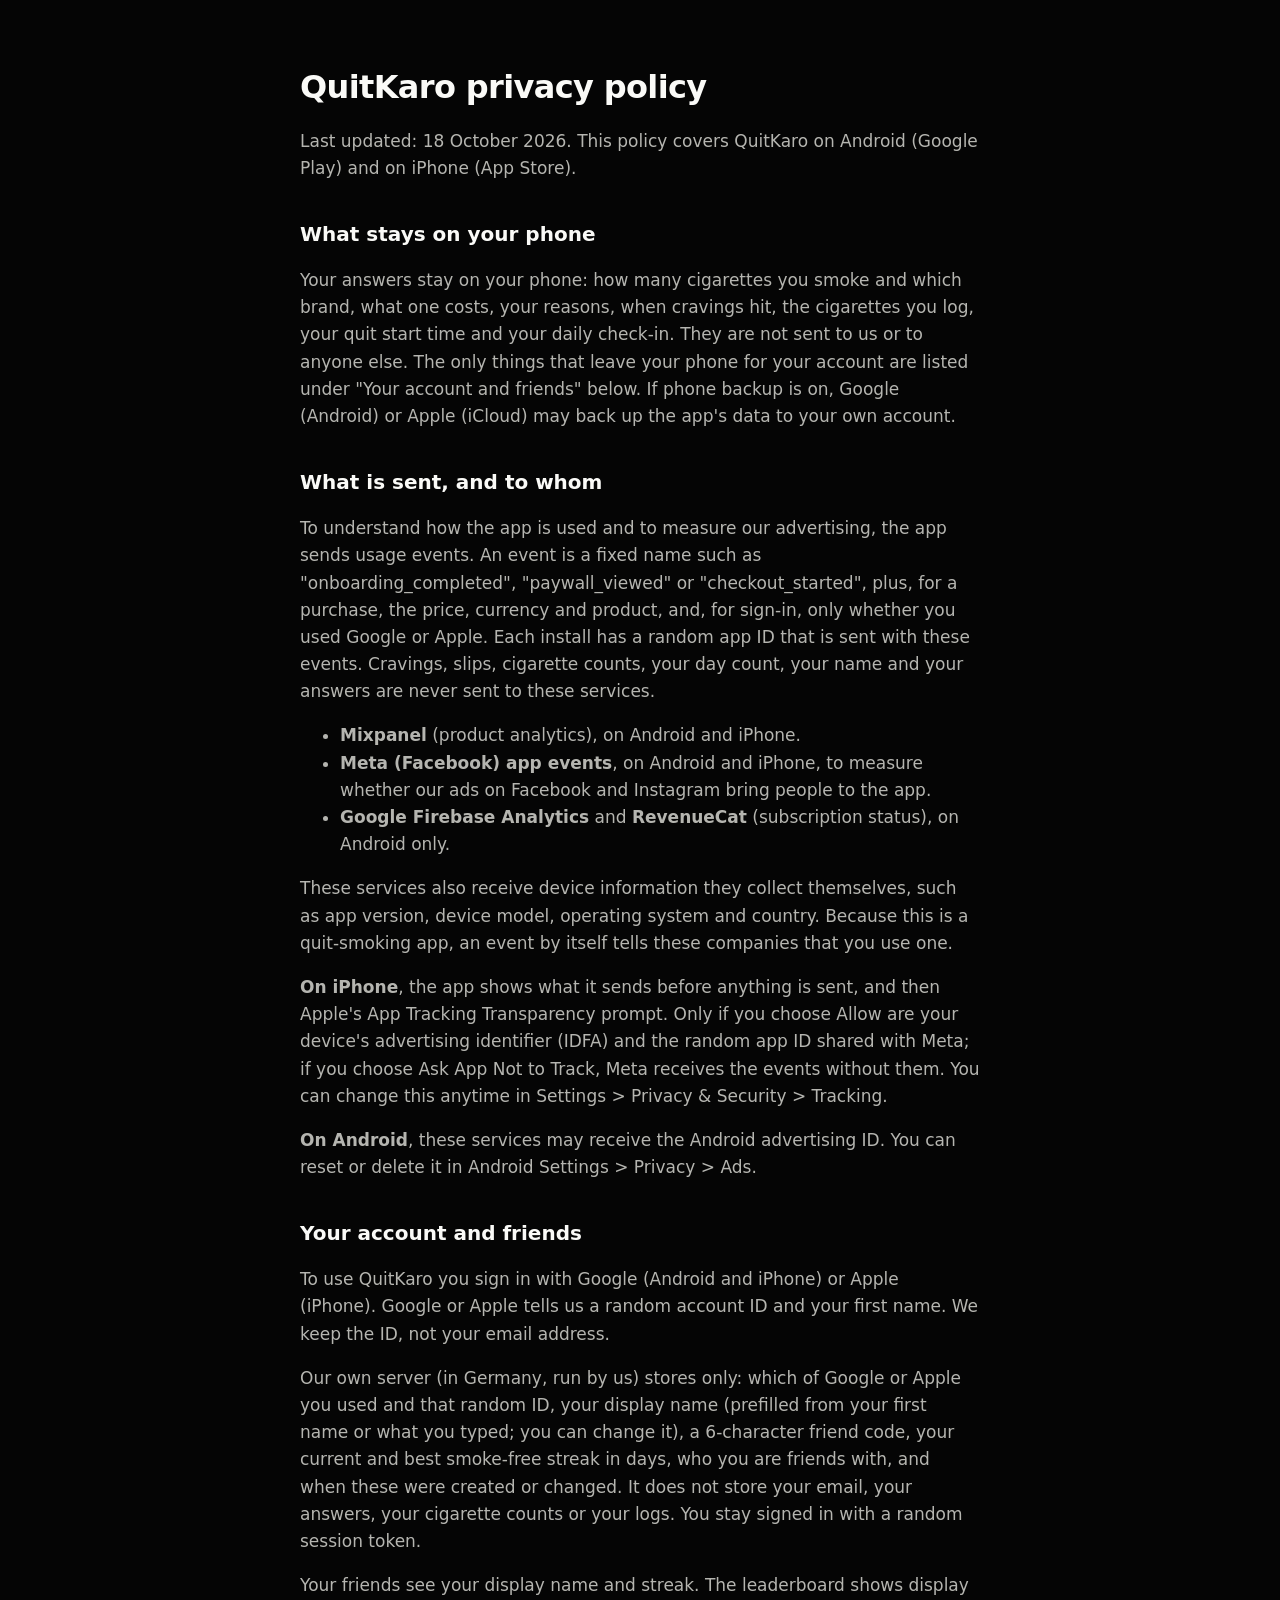
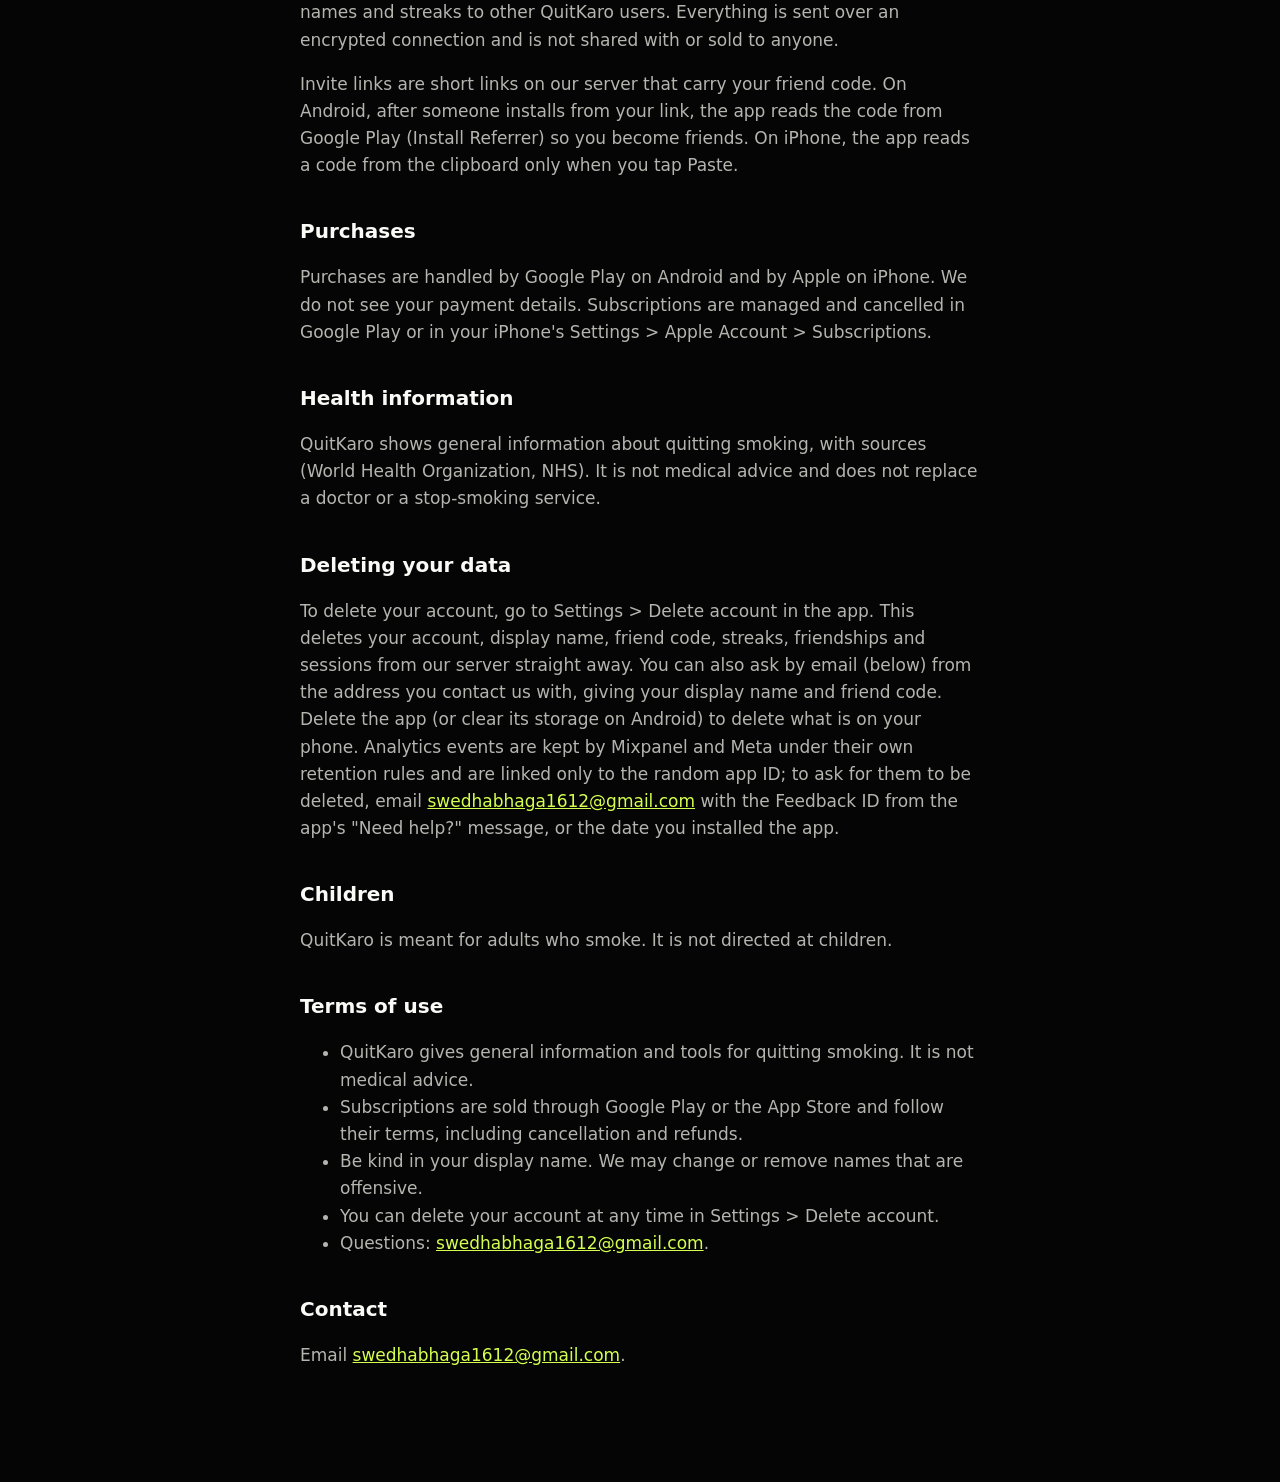
<file: privacy.html>
<!doctype html><html lang="en"><head><meta charset="utf-8"><meta name="viewport" content="width=device-width,initial-scale=1"><title>QuitKaro privacy policy</title>
<style>body{margin:0;background:#050505;color:#FAFAF7;font:17px/1.6 system-ui,-apple-system,"Segoe UI",Roboto,sans-serif}main{max-width:680px;margin:0 auto;padding:48px 20px 96px}h1{font-size:32px;line-height:1.15;letter-spacing:-.02em}h2{font-size:20px;margin-top:36px}p,li{color:#B5B5B0}a{color:#D4FF4F}</style></head><body><main><h1>QuitKaro privacy policy</h1>
<p>Last updated: 18 October 2026. This policy covers QuitKaro on Android (Google Play) and on iPhone (App Store).</p>

<h2>What stays on your phone</h2>
<p>Your answers stay on your phone: how many cigarettes you smoke and which brand, what one costs, your reasons, when cravings hit, the cigarettes you log, your quit start time and your daily check-in. They are not sent to us or to anyone else. The only things that leave your phone for your account are listed under &quot;Your account and friends&quot; below. If phone backup is on, Google (Android) or Apple (iCloud) may back up the app's data to your own account.</p>

<h2>What is sent, and to whom</h2>
<p>To understand how the app is used and to measure our advertising, the app sends usage events. An event is a fixed name such as &quot;onboarding_completed&quot;, &quot;paywall_viewed&quot; or &quot;checkout_started&quot;, plus, for a purchase, the price, currency and product, and, for sign-in, only whether you used Google or Apple. Each install has a random app ID that is sent with these events. Cravings, slips, cigarette counts, your day count, your name and your answers are never sent to these services.</p>
<ul>
<li><b>Mixpanel</b> (product analytics), on Android and iPhone.</li>
<li><b>Meta (Facebook) app events</b>, on Android and iPhone, to measure whether our ads on Facebook and Instagram bring people to the app.</li>
<li><b>Google Firebase Analytics</b> and <b>RevenueCat</b> (subscription status), on Android only.</li>
</ul>
<p>These services also receive device information they collect themselves, such as app version, device model, operating system and country. Because this is a quit-smoking app, an event by itself tells these companies that you use one.</p>
<p><b>On iPhone</b>, the app shows what it sends before anything is sent, and then Apple's App Tracking Transparency prompt. Only if you choose Allow are your device's advertising identifier (IDFA) and the random app ID shared with Meta; if you choose Ask App Not to Track, Meta receives the events without them. You can change this anytime in Settings &gt; Privacy &amp; Security &gt; Tracking.</p>
<p><b>On Android</b>, these services may receive the Android advertising ID. You can reset or delete it in Android Settings &gt; Privacy &gt; Ads.</p>

<h2>Your account and friends</h2>
<p>To use QuitKaro you sign in with Google (Android and iPhone) or Apple (iPhone). Google or Apple tells us a random account ID and your first name. We keep the ID, not your email address.</p>
<p>Our own server (in Germany, run by us) stores only: which of Google or Apple you used and that random ID, your display name (prefilled from your first name or what you typed; you can change it), a 6-character friend code, your current and best smoke-free streak in days, who you are friends with, and when these were created or changed. It does not store your email, your answers, your cigarette counts or your logs. You stay signed in with a random session token.</p>
<p>Your friends see your display name and streak. The leaderboard shows display names and streaks to other QuitKaro users. Everything is sent over an encrypted connection and is not shared with or sold to anyone.</p>
<p>Invite links are short links on our server that carry your friend code. On Android, after someone installs from your link, the app reads the code from Google Play (Install Referrer) so you become friends. On iPhone, the app reads a code from the clipboard only when you tap Paste.</p>

<h2>Purchases</h2>
<p>Purchases are handled by Google Play on Android and by Apple on iPhone. We do not see your payment details. Subscriptions are managed and cancelled in Google Play or in your iPhone's Settings &gt; Apple Account &gt; Subscriptions.</p>

<h2>Health information</h2>
<p>QuitKaro shows general information about quitting smoking, with sources (World Health Organization, NHS). It is not medical advice and does not replace a doctor or a stop-smoking service.</p>

<h2 id="delete">Deleting your data</h2>
<p>To delete your account, go to Settings &gt; Delete account in the app. This deletes your account, display name, friend code, streaks, friendships and sessions from our server straight away. You can also ask by email (below) from the address you contact us with, giving your display name and friend code. Delete the app (or clear its storage on Android) to delete what is on your phone. Analytics events are kept by Mixpanel and Meta under their own retention rules and are linked only to the random app ID; to ask for them to be deleted, email <a href="mailto:swedhabhaga1612@gmail.com">swedhabhaga1612@gmail.com</a> with the Feedback ID from the app's &quot;Need help?&quot; message, or the date you installed the app.</p>

<h2>Children</h2>
<p>QuitKaro is meant for adults who smoke. It is not directed at children.</p>

<h2 id="terms">Terms of use</h2>
<ul>
<li>QuitKaro gives general information and tools for quitting smoking. It is not medical advice.</li>
<li>Subscriptions are sold through Google Play or the App Store and follow their terms, including cancellation and refunds.</li>
<li>Be kind in your display name. We may change or remove names that are offensive.</li>
<li>You can delete your account at any time in Settings &gt; Delete account.</li>
<li>Questions: <a href="mailto:swedhabhaga1612@gmail.com">swedhabhaga1612@gmail.com</a>.</li>
</ul>

<h2>Contact</h2>
<p>Email <a href="mailto:swedhabhaga1612@gmail.com">swedhabhaga1612@gmail.com</a>.</p>
</main></body></html>
</file>
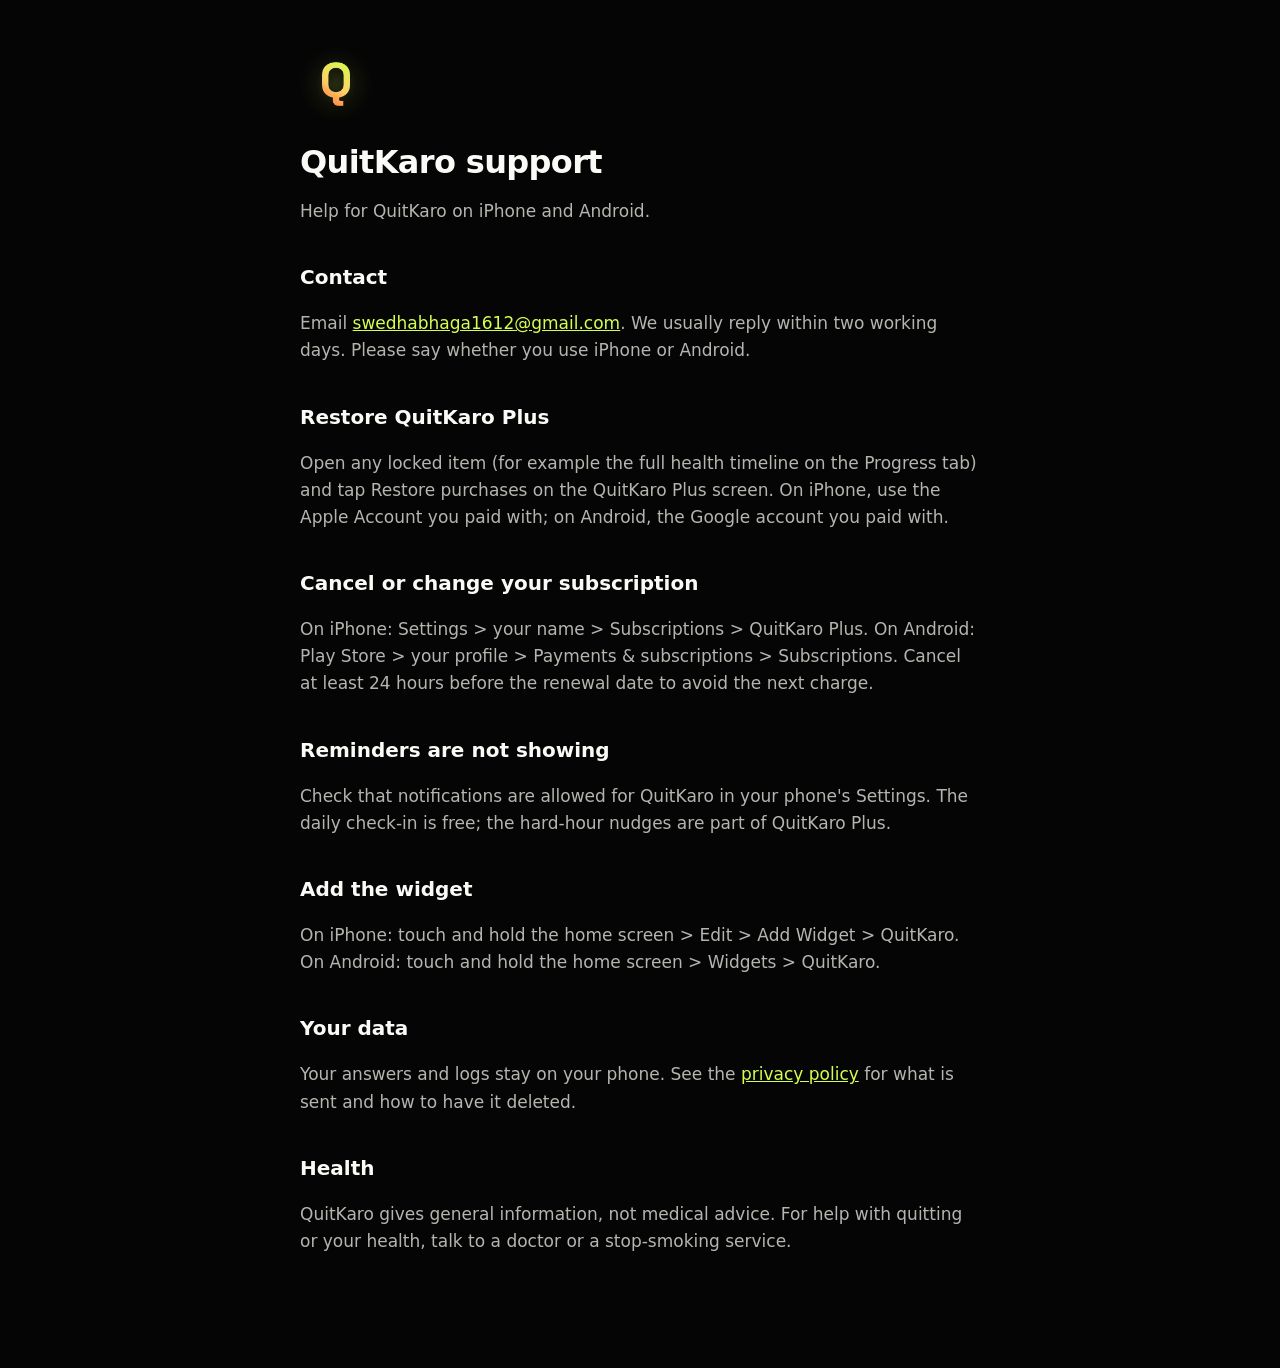
<file: support.html>
<!doctype html><html lang="en"><head><meta charset="utf-8"><meta name="viewport" content="width=device-width,initial-scale=1"><title>QuitKaro support</title>
<style>body{margin:0;background:#050505;color:#FAFAF7;font:17px/1.6 system-ui,-apple-system,"Segoe UI",Roboto,sans-serif}main{max-width:680px;margin:0 auto;padding:48px 20px 96px}h1{font-size:32px;line-height:1.15;letter-spacing:-.02em;margin:16px 0 4px}h2{font-size:20px;margin-top:36px}p,li{color:#B5B5B0}a{color:#D4FF4F}</style></head><body><main>
<img src="icon.png" width="72" height="72" alt="" style="border-radius:16px">
<h1>QuitKaro support</h1><p>Help for QuitKaro on iPhone and Android.</p>

<h2>Contact</h2>
<p id="contact">Email <a href="mailto:swedhabhaga1612@gmail.com?subject=QuitKaro%20help">swedhabhaga1612@gmail.com</a>. We usually reply within two working days. Please say whether you use iPhone or Android.</p>

<h2>Restore QuitKaro Plus</h2>
<p>Open any locked item (for example the full health timeline on the Progress tab) and tap Restore purchases on the QuitKaro Plus screen. On iPhone, use the Apple Account you paid with; on Android, the Google account you paid with.</p>

<h2>Cancel or change your subscription</h2>
<p>On iPhone: Settings &gt; your name &gt; Subscriptions &gt; QuitKaro Plus. On Android: Play Store &gt; your profile &gt; Payments &amp; subscriptions &gt; Subscriptions. Cancel at least 24 hours before the renewal date to avoid the next charge.</p>

<h2>Reminders are not showing</h2>
<p>Check that notifications are allowed for QuitKaro in your phone's Settings. The daily check-in is free; the hard-hour nudges are part of QuitKaro Plus.</p>

<h2>Add the widget</h2>
<p>On iPhone: touch and hold the home screen &gt; Edit &gt; Add Widget &gt; QuitKaro. On Android: touch and hold the home screen &gt; Widgets &gt; QuitKaro.</p>

<h2>Your data</h2>
<p>Your answers and logs stay on your phone. See the <a href="privacy.html">privacy policy</a> for what is sent and how to have it deleted.</p>

<h2>Health</h2>
<p>QuitKaro gives general information, not medical advice. For help with quitting or your health, talk to a doctor or a stop-smoking service.</p>
</main></body></html>
</file>
